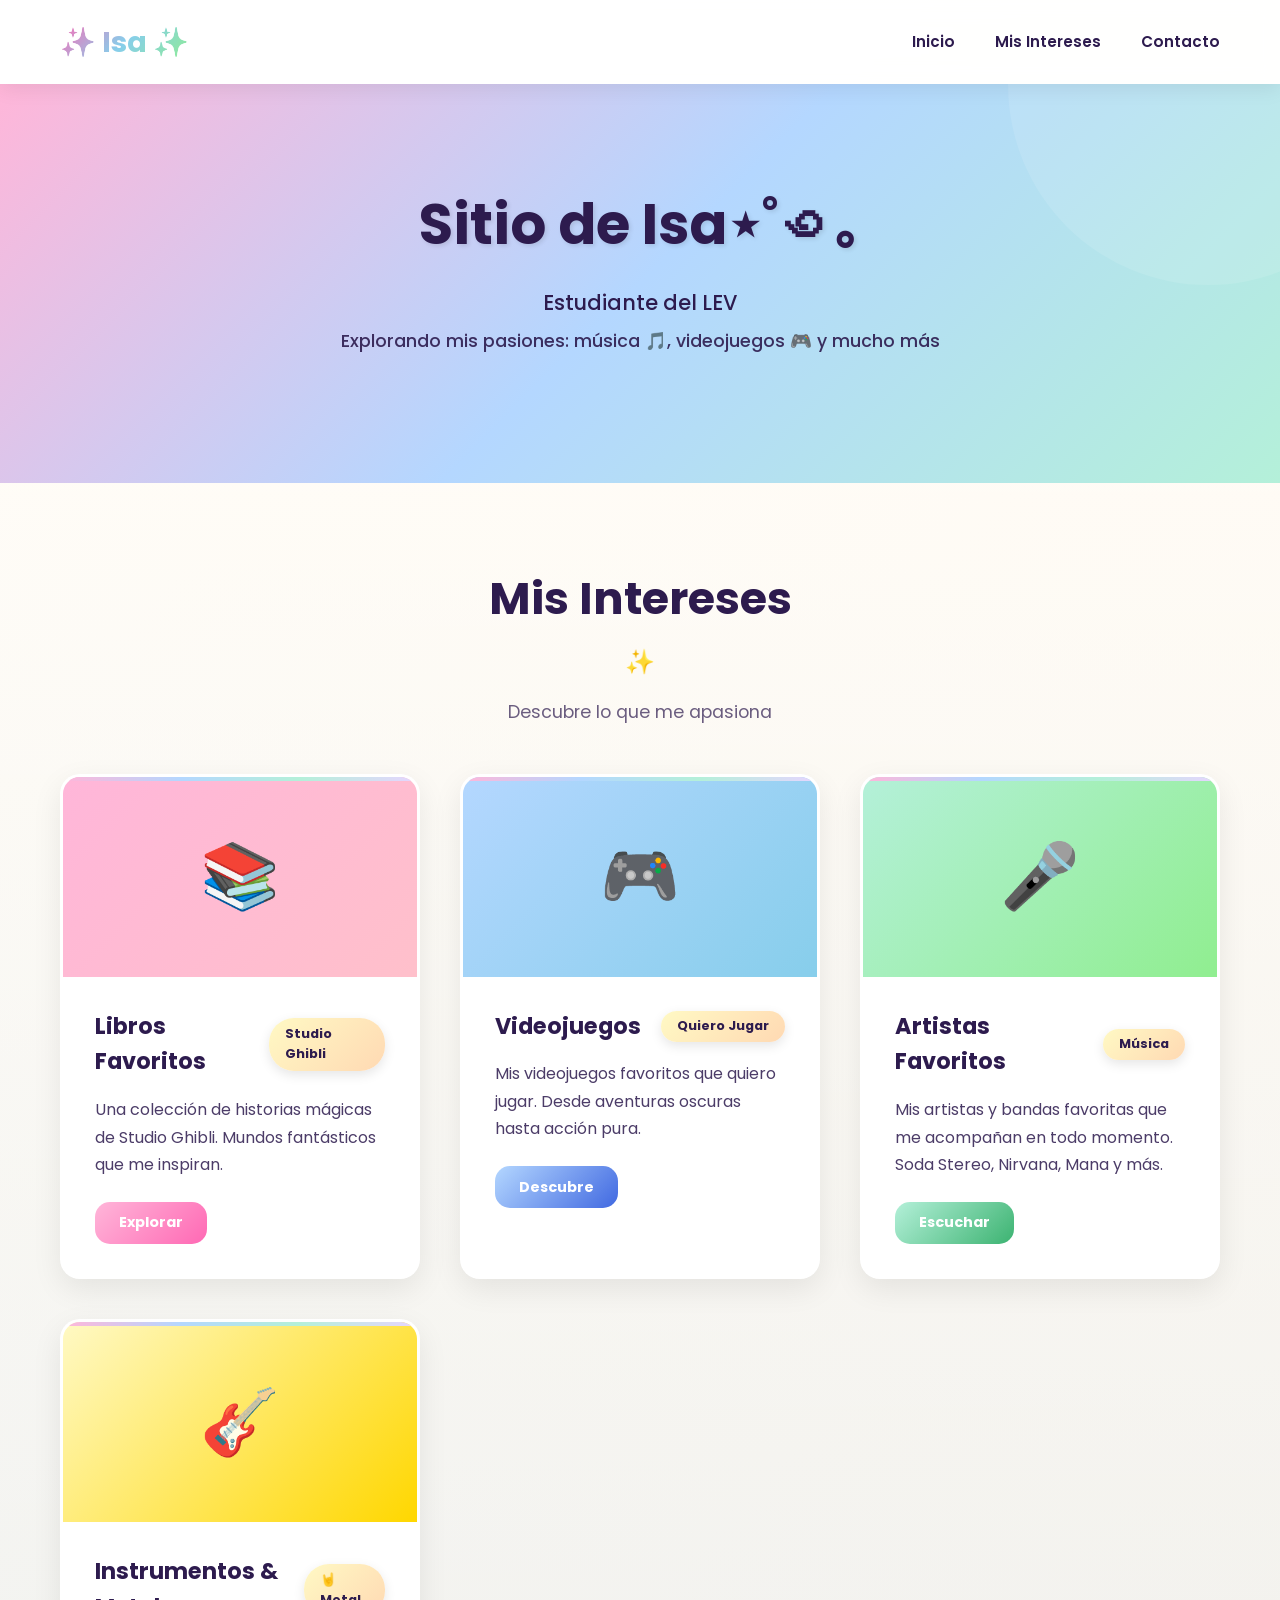
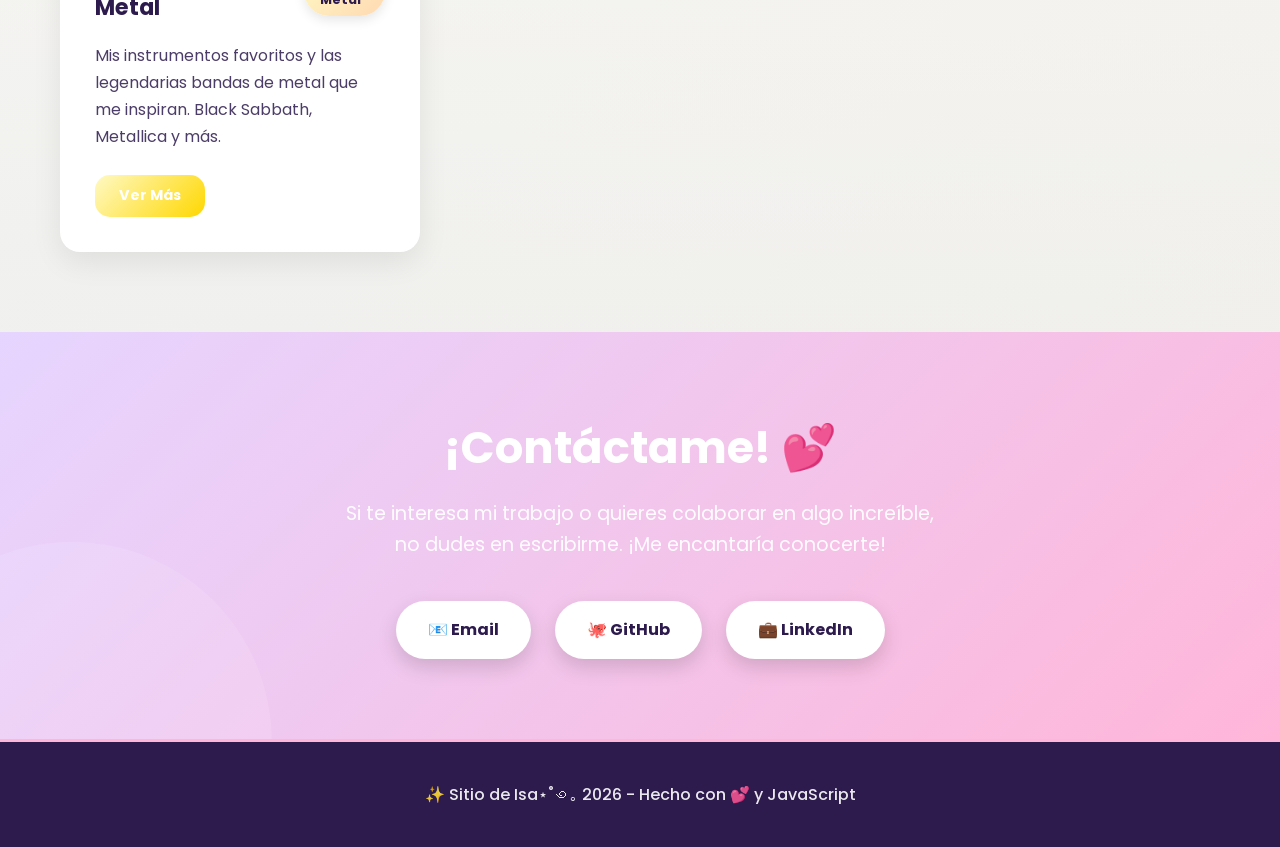
<file: index.html>
<!DOCTYPE html>
<html lang="es">
<head>
    <meta charset="UTF-8">
    <meta name="viewport" content="width=device-width, initial-scale=1.0">
    <title>Sitio de Isa⋆˚꩜｡</title>
    <style>
        @import url('https://fonts.googleapis.com/css2?family=Poppins:wght@300;400;600;700&display=swap');

        * {
            margin: 0;
            padding: 0;
            box-sizing: border-box;
        }

        :root {
            --rose: #FFB6D9;
            --blue: #B4D7FF;
            --mint: #B4F0D9;
            --yellow: #FFF9C4;
            --lavender: #E6D5FF;
            --peach: #FFD9B3;
            --cream: #FFFAF0;
            --dark: #2D1B4E;
        }

        body {
            font-family: 'Poppins', sans-serif;
            line-height: 1.6;
            color: var(--dark);
            background: linear-gradient(135deg, var(--cream) 0%, #FFF5E6 100%);
            overflow-x: hidden;
        }

        .container {
            max-width: 1200px;
            margin: 0 auto;
            padding: 0 20px;
        }

        nav {
            background: rgba(255, 255, 255, 0.95);
            backdrop-filter: blur(10px);
            padding: 1.2rem 0;
            position: sticky;
            top: 0;
            box-shadow: 0 4px 20px rgba(0, 0, 0, 0.08);
            z-index: 100;
        }

        nav .container {
            display: flex;
            justify-content: space-between;
            align-items: center;
        }

        .logo {
            font-size: 1.8rem;
            font-weight: 700;
            background: linear-gradient(135deg, #FF69B4, #87CEEB, #90EE90);
            -webkit-background-clip: text;
            -webkit-text-fill-color: transparent;
            background-clip: text;
            animation: float 3s ease-in-out infinite;
            text-decoration: none;
        }

        @keyframes float {
            0%, 100% { transform: translateY(0px); }
            50% { transform: translateY(-8px); }
        }

        nav ul {
            display: flex;
            list-style: none;
            gap: 2.5rem;
        }

        nav a {
            text-decoration: none;
            color: var(--dark);
            font-weight: 600;
            font-size: 0.95rem;
            position: relative;
            transition: all 0.3s ease;
        }

        nav a::after {
            content: '';
            position: absolute;
            bottom: -5px;
            left: 0;
            width: 0;
            height: 3px;
            background: linear-gradient(90deg, var(--rose), var(--lavender));
            transition: width 0.3s ease;
        }

        nav a:hover::after {
            width: 100%;
        }

        .hero {
            background: linear-gradient(135deg, var(--rose) 0%, var(--blue) 50%, var(--mint) 100%);
            color: var(--dark);
            padding: 6rem 0;
            text-align: center;
            position: relative;
            overflow: hidden;
        }

        .hero::before {
            content: '';
            position: absolute;
            top: -50%;
            right: -10%;
            width: 400px;
            height: 400px;
            background: rgba(255, 255, 255, 0.1);
            border-radius: 50%;
            animation: blob 8s infinite;
        }

        @keyframes blob {
            0%, 100% { transform: translate(0, 0) scale(1); }
            25% { transform: translate(20px, -50px) scale(1.1); }
            50% { transform: translate(-20px, -100px) scale(0.9); }
            75% { transform: translate(50px, -30px) scale(1.05); }
        }

        .hero .container {
            position: relative;
            z-index: 2;
        }

        .hero h1 {
            font-size: 3.5rem;
            margin-bottom: 1rem;
            font-weight: 700;
            text-shadow: 2px 2px 4px rgba(0, 0, 0, 0.1);
            animation: slideDown 0.8s ease;
        }

        @keyframes slideDown {
            from { opacity: 0; transform: translateY(-30px); }
            to { opacity: 1; transform: translateY(0); }
        }

        .hero p {
            font-size: 1.3rem;
            margin-bottom: 0.5rem;
            font-weight: 500;
        }

        .hero .subtitle {
            font-size: 1.1rem;
            margin-bottom: 2rem;
            opacity: 0.9;
        }

        .btn {
            display: inline-block;
            background: linear-gradient(135deg, var(--rose), var(--lavender));
            color: white;
            padding: 1rem 2.5rem;
            border-radius: 50px;
            text-decoration: none;
            font-weight: 700;
            transition: all 0.3s ease;
            box-shadow: 0 8px 20px rgba(0, 0, 0, 0.15);
            border: none;
            cursor: pointer;
            font-size: 1rem;
            margin: 0.5rem;
        }

        .btn:hover {
            transform: translateY(-4px);
            box-shadow: 0 12px 30px rgba(0, 0, 0, 0.25);
        }

        .projects {
            padding: 5rem 0;
            background: linear-gradient(180deg, rgba(255, 255, 255, 0.5), rgba(180, 215, 255, 0.2));
        }

        .section-title {
            font-size: 2.8rem;
            text-align: center;
            margin-bottom: 1rem;
            color: var(--dark);
            font-weight: 700;
            position: relative;
        }

        .section-title::after {
            content: '✨';
            display: block;
            font-size: 1.5rem;
            margin-top: 0.5rem;
        }

        .section-subtitle {
            text-align: center;
            color: var(--dark);
            opacity: 0.7;
            margin-bottom: 3rem;
            font-size: 1.1rem;
        }

        .grid {
            display: grid;
            grid-template-columns: repeat(auto-fit, minmax(320px, 1fr));
            gap: 2.5rem;
        }

        .card {
            background: white;
            border-radius: 20px;
            padding: 0;
            overflow: hidden;
            box-shadow: 0 10px 30px rgba(0, 0, 0, 0.08);
            border: 3px solid rgba(255, 255, 255, 0.8);
            transition: all 0.4s cubic-bezier(0.175, 0.885, 0.32, 1.275);
            position: relative;
        }

        .card::before {
            content: '';
            position: absolute;
            top: 0;
            left: 0;
            right: 0;
            height: 4px;
            background: linear-gradient(90deg, var(--rose), var(--blue), var(--mint), var(--lavender));
            z-index: 10;
        }

        .card:hover {
            transform: translateY(-12px) scale(1.02);
            box-shadow: 0 20px 50px rgba(0, 0, 0, 0.15);
        }

        .card-image {
            width: 100%;
            height: 200px;
            background: linear-gradient(135deg, var(--rose), var(--blue));
            display: flex;
            align-items: center;
            justify-content: center;
            font-size: 4rem;
            overflow: hidden;
            position: relative;
        }

        .card-content {
            padding: 2rem;
        }

        .card-header {
            display: flex;
            justify-content: space-between;
            align-items: center;
            margin-bottom: 1rem;
        }

        .card h3 {
            font-size: 1.4rem;
            color: var(--dark);
            margin: 0;
        }

        .tag {
            background: linear-gradient(135deg, var(--yellow), var(--peach));
            color: var(--dark);
            padding: 0.35rem 1rem;
            border-radius: 25px;
            font-size: 0.8rem;
            font-weight: 700;
            box-shadow: 0 4px 12px rgba(0, 0, 0, 0.1);
        }

        .card p {
            color: var(--dark);
            margin-bottom: 1.5rem;
            line-height: 1.7;
            opacity: 0.85;
        }

        .card-footer {
            display: flex;
            gap: 1rem;
        }

        .card a {
            color: white;
            text-decoration: none;
            font-weight: 700;
            padding: 0.6rem 1.5rem;
            border-radius: 15px;
            background: linear-gradient(135deg, var(--mint), var(--blue));
            transition: all 0.3s ease;
            font-size: 0.9rem;
        }

        .card a:hover {
            transform: translateX(4px);
            box-shadow: 0 6px 15px rgba(0, 0, 0, 0.15);
        }

        .contact {
            background: linear-gradient(135deg, var(--lavender) 0%, var(--rose) 100%);
            color: white;
            padding: 5rem 0;
            text-align: center;
            position: relative;
            overflow: hidden;
        }

        .contact::after {
            content: '';
            position: absolute;
            bottom: -50%;
            left: -10%;
            width: 400px;
            height: 400px;
            background: rgba(255, 255, 255, 0.1);
            border-radius: 50%;
            animation: blob-reverse 8s infinite;
        }

        @keyframes blob-reverse {
            0%, 100% { transform: translate(0, 0) scale(1); }
            25% { transform: translate(-30px, 40px) scale(1.1); }
            50% { transform: translate(20px, 80px) scale(0.9); }
            75% { transform: translate(-50px, 30px) scale(1.05); }
        }

        .contact .container {
            position: relative;
            z-index: 2;
        }

        .contact h2 {
            font-size: 2.8rem;
            margin-bottom: 1rem;
            font-weight: 700;
        }

        .contact > .container > p {
            font-size: 1.2rem;
            margin-bottom: 2.5rem;
            opacity: 0.95;
            max-width: 600px;
            margin-left: auto;
            margin-right: auto;
        }

        .contact-links {
            display: flex;
            justify-content: center;
            gap: 1.5rem;
            flex-wrap: wrap;
        }

        .contact-btn {
            background: white;
            color: var(--dark);
            padding: 1rem 2rem;
            border-radius: 30px;
            text-decoration: none;
            font-weight: 700;
            transition: all 0.3s ease;
            box-shadow: 0 8px 20px rgba(0, 0, 0, 0.15);
            font-size: 1rem;
        }

        .contact-btn:hover {
            transform: translateY(-4px) scale(1.05);
            box-shadow: 0 12px 30px rgba(0, 0, 0, 0.25);
        }

        footer {
            background: var(--dark);
            color: white;
            text-align: center;
            padding: 2.5rem 0;
            border-top: 3px solid var(--rose);
        }

        footer p {
            opacity: 0.9;
            font-weight: 500;
        }

        @media (max-width: 768px) {
            nav ul {
                gap: 1rem;
                font-size: 0.85rem;
            }

            .hero h1 {
                font-size: 2.2rem;
            }

            .hero p {
                font-size: 1.1rem;
            }

            .section-title {
                font-size: 2rem;
            }

            .grid {
                grid-template-columns: 1fr;
            }

            .contact-links {
                flex-direction: column;
            }

            .contact-btn {
                width: 100%;
            }
        }

        @keyframes fadeInUp {
            from {
                opacity: 0;
                transform: translateY(30px);
            }
            to {
                opacity: 1;
                transform: translateY(0);
            }
        }

        .card {
            animation: fadeInUp 0.6s ease forwards;
        }

        .card:nth-child(1) { animation-delay: 0.1s; }
        .card:nth-child(2) { animation-delay: 0.2s; }
        .card:nth-child(3) { animation-delay: 0.3s; }
        .card:nth-child(4) { animation-delay: 0.4s; }
    </style>
</head>
<body>
    <nav>
        <div class="container">
            <a href="index.html" class="logo">✨ Isa ✨</a>
            <ul>
                <li><a href="#inicio">Inicio</a></li>
                <li><a href="#proyectos">Mis Intereses</a></li>
                <li><a href="#contacto">Contacto</a></li>
            </ul>
        </div>
    </nav>

    <section id="inicio" class="hero">
        <div class="container">
            <h1>Sitio de Isa⋆˚꩜｡</h1>
            <p>Estudiante del LEV</p>
            <p class="subtitle">Explorando mis pasiones: música 🎵, videojuegos 🎮 y mucho más</p>
        </div>
    </section>

    <section id="proyectos" class="projects">
        <div class="container">
            <h2 class="section-title">Mis Intereses</h2>
            <p class="section-subtitle">Descubre lo que me apasiona</p>
            <div class="grid">
                <div class="card">
                    <div class="card-image" style="background: linear-gradient(135deg, #FFB6D9, #FFC0CB);">📚</div>
                    <div class="card-content">
                        <div class="card-header">
                            <h3>Libros Favoritos</h3>
                            <span class="tag">Studio Ghibli</span>
                        </div>
                        <p>Una colección de historias mágicas de Studio Ghibli. Mundos fantásticos que me inspiran.</p>
                        <div class="card-footer">
                            <a href="libros.html" style="background: linear-gradient(135deg, #FFB6D9, #FF69B4);">Explorar</a>
                        </div>
                    </div>
                </div>

                <div class="card">
                    <div class="card-image" style="background: linear-gradient(135deg, #B4D7FF, #87CEEB);">🎮</div>
                    <div class="card-content">
                        <div class="card-header">
                            <h3>Videojuegos</h3>
                            <span class="tag">Quiero Jugar</span>
                        </div>
                        <p>Mis videojuegos favoritos que quiero jugar. Desde aventuras oscuras hasta acción pura.</p>
                        <div class="card-footer">
                            <a href="videojuegos.html" style="background: linear-gradient(135deg, #B4D7FF, #4169E1);">Descubre</a>
                        </div>
                    </div>
                </div>

                <div class="card">
                    <div class="card-image" style="background: linear-gradient(135deg, #B4F0D9, #90EE90);">🎤</div>
                    <div class="card-content">
                        <div class="card-header">
                            <h3>Artistas Favoritos</h3>
                            <span class="tag">Música</span>
                        </div>
                        <p>Mis artistas y bandas favoritas que me acompañan en todo momento. Soda Stereo, Nirvana, Mana y más.</p>
                        <div class="card-footer">
                            <a href="artistas.html" style="background: linear-gradient(135deg, #B4F0D9, #3CB371);">Escuchar</a>
                        </div>
                    </div>
                </div>

                <div class="card">
                    <div class="card-image" style="background: linear-gradient(135deg, #FFF9C4, #FFD700);">🎸</div>
                    <div class="card-content">
                        <div class="card-header">
                            <h3>Instrumentos & Metal</h3>
                            <span class="tag">🤘 Metal</span>
                        </div>
                        <p>Mis instrumentos favoritos y las legendarias bandas de metal que me inspiran. Black Sabbath, Metallica y más.</p>
                        <div class="card-footer">
                            <a href="instrumentos.html" style="background: linear-gradient(135deg, #FFF9C4, #FFD700);">Ver Más</a>
                        </div>
                    </div>
                </div>
            </div>
        </div>
    </section>

    <section id="contacto" class="contact">
        <div class="container">
            <h2>¡Contáctame! 💕</h2>
            <p>Si te interesa mi trabajo o quieres colaborar en algo increíble, no dudes en escribirme. ¡Me encantaría conocerte!</p>
            <div class="contact-links">
                <a href="mailto:imchabela123@gmail.com" class="contact-btn">📧 Email</a>
                <a href="https://github.com/imchabela123-gif" target="_blank" class="contact-btn">🐙 GitHub</a>
                <a href="#" class="contact-btn">💼 LinkedIn</a>
            </div>
        </div>
    </section>

    <footer>
        <div class="container">
            <p>✨ Sitio de Isa⋆˚꩜｡ 2026 - Hecho con 💕 y JavaScript</p>
        </div>
    </footer>
</body>
</html>
</file>
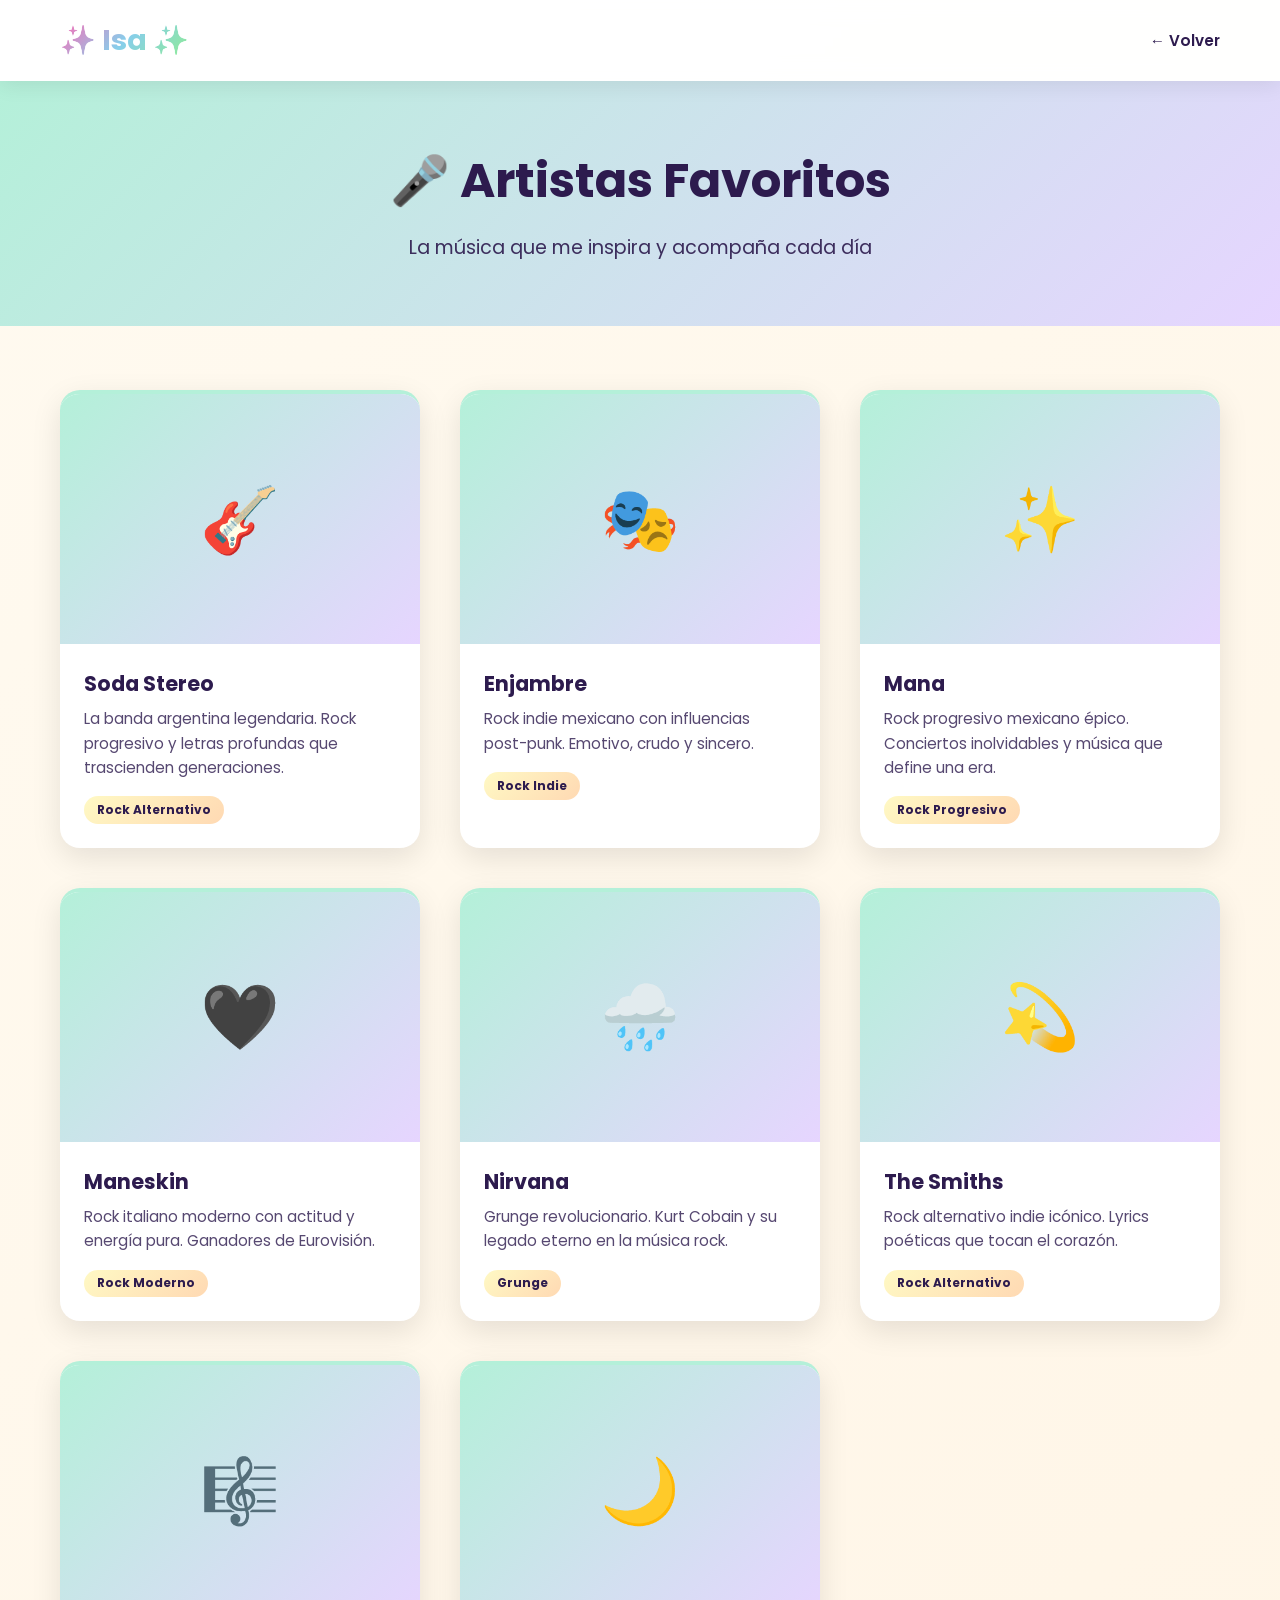
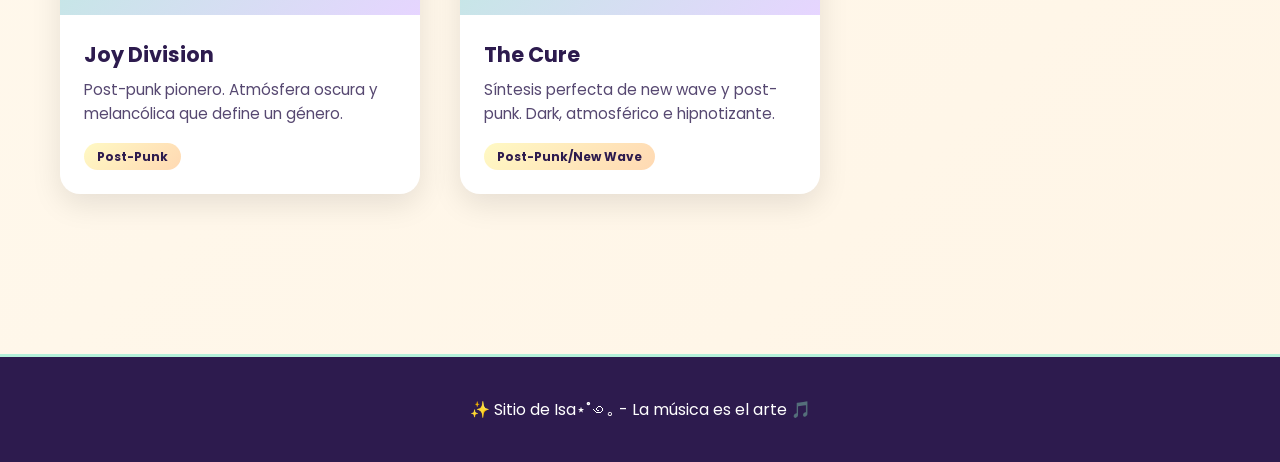
<file: artistas.html>
<!DOCTYPE html>
<html lang="es">
<head>
    <meta charset="UTF-8">
    <meta name="viewport" content="width=device-width, initial-scale=1.0">
    <title>Artistas Favoritos - Isa</title>
    <style>
        @import url('https://fonts.googleapis.com/css2?family=Poppins:wght@300;400;600;700&display=swap');

        * {
            margin: 0;
            padding: 0;
            box-sizing: border-box;
        }

        :root {
            --rose: #FFB6D9;
            --blue: #B4D7FF;
            --mint: #B4F0D9;
            --yellow: #FFF9C4;
            --lavender: #E6D5FF;
            --peach: #FFD9B3;
            --cream: #FFFAF0;
            --dark: #2D1B4E;
        }

        body {
            font-family: 'Poppins', sans-serif;
            color: var(--dark);
            background: linear-gradient(135deg, var(--cream) 0%, #FFF5E6 100%);
        }

        .container {
            max-width: 1200px;
            margin: 0 auto;
            padding: 0 20px;
        }

        /* Navegación */
        nav {
            background: rgba(255, 255, 255, 0.95);
            backdrop-filter: blur(10px);
            padding: 1.2rem 0;
            position: sticky;
            top: 0;
            box-shadow: 0 4px 20px rgba(0, 0, 0, 0.08);
            z-index: 100;
        }

        nav .container {
            display: flex;
            justify-content: space-between;
            align-items: center;
        }

        .logo {
            font-size: 1.8rem;
            font-weight: 700;
            background: linear-gradient(135deg, #FF69B4, #87CEEB, #90EE90);
            -webkit-background-clip: text;
            -webkit-text-fill-color: transparent;
            background-clip: text;
            text-decoration: none;
            cursor: pointer;
        }

        nav a {
            text-decoration: none;
            color: var(--dark);
            font-weight: 600;
            font-size: 0.95rem;
            transition: color 0.3s ease;
        }

        nav a:hover {
            color: var(--rose);
        }

        /* Header */
        .header {
            background: linear-gradient(135deg, var(--mint) 0%, var(--lavender) 100%);
            padding: 4rem 0;
            text-align: center;
            color: var(--dark);
        }

        .header h1 {
            font-size: 3rem;
            margin-bottom: 1rem;
            font-weight: 700;
        }

        .header p {
            font-size: 1.2rem;
            opacity: 0.9;
        }

        /* Main Content */
        .content {
            padding: 4rem 0;
        }

        .artists-grid {
            display: grid;
            grid-template-columns: repeat(auto-fit, minmax(280px, 1fr));
            gap: 2.5rem;
            margin-bottom: 3rem;
        }

        .artist-card {
            background: white;
            border-radius: 20px;
            overflow: hidden;
            box-shadow: 0 10px 30px rgba(0, 0, 0, 0.1);
            transition: all 0.3s ease;
            border-top: 4px solid var(--mint);
        }

        .artist-card:hover {
            transform: translateY(-10px);
            box-shadow: 0 20px 50px rgba(0, 0, 0, 0.15);
        }

        .artist-image {
            width: 100%;
            height: 250px;
            background: linear-gradient(135deg, var(--mint), var(--lavender));
            display: flex;
            align-items: center;
            justify-content: center;
            font-size: 4rem;
        }

        .artist-content {
            padding: 1.5rem;
        }

        .artist-content h3 {
            font-size: 1.3rem;
            margin-bottom: 0.5rem;
            color: var(--dark);
        }

        .artist-content p {
            color: var(--dark);
            opacity: 0.8;
            line-height: 1.6;
            font-size: 0.95rem;
        }

        .genre {
            display: inline-block;
            background: linear-gradient(135deg, var(--yellow), var(--peach));
            color: var(--dark);
            padding: 0.3rem 0.8rem;
            border-radius: 15px;
            font-size: 0.75rem;
            font-weight: 700;
            margin-top: 1rem;
        }

        /* Footer */
        footer {
            background: var(--dark);
            color: white;
            text-align: center;
            padding: 2.5rem 0;
            margin-top: 3rem;
            border-top: 3px solid var(--mint);
        }

        @media (max-width: 768px) {
            .header h1 {
                font-size: 2rem;
            }

            .artists-grid {
                grid-template-columns: 1fr;
            }
        }
    </style>
</head>
<body>
    <!-- Navegación -->
    <nav>
        <div class="container">
            <a href="index.html" class="logo">✨ Isa ✨</a>
            <a href="index.html">← Volver</a>
        </div>
    </nav>

    <!-- Header -->
    <section class="header">
        <div class="container">
            <h1>🎤 Artistas Favoritos</h1>
            <p>La música que me inspira y acompaña cada día</p>
        </div>
    </section>

    <!-- Content -->
    <section class="content">
        <div class="container">
            <div class="artists-grid">
                <div class="artist-card">
                    <div class="artist-image">🎸</div>
                    <div class="artist-content">
                        <h3>Soda Stereo</h3>
                        <p>La banda argentina legendaria. Rock progresivo y letras profundas que trascienden generaciones.</p>
                        <span class="genre">Rock Alternativo</span>
                    </div>
                </div>

                <div class="artist-card">
                    <div class="artist-image">🎭</div>
                    <div class="artist-content">
                        <h3>Enjambre</h3>
                        <p>Rock indie mexicano con influencias post-punk. Emotivo, crudo y sincero.</p>
                        <span class="genre">Rock Indie</span>
                    </div>
                </div>

                <div class="artist-card">
                    <div class="artist-image">✨</div>
                    <div class="artist-content">
                        <h3>Mana</h3>
                        <p>Rock progresivo mexicano épico. Conciertos inolvidables y música que define una era.</p>
                        <span class="genre">Rock Progresivo</span>
                    </div>
                </div>

                <div class="artist-card">
                    <div class="artist-image">🖤</div>
                    <div class="artist-content">
                        <h3>Maneskin</h3>
                        <p>Rock italiano moderno con actitud y energía pura. Ganadores de Eurovisión.</p>
                        <span class="genre">Rock Moderno</span>
                    </div>
                </div>

                <div class="artist-card">
                    <div class="artist-image">🌧️</div>
                    <div class="artist-content">
                        <h3>Nirvana</h3>
                        <p>Grunge revolucionario. Kurt Cobain y su legado eterno en la música rock.</p>
                        <span class="genre">Grunge</span>
                    </div>
                </div>

                <div class="artist-card">
                    <div class="artist-image">💫</div>
                    <div class="artist-content">
                        <h3>The Smiths</h3>
                        <p>Rock alternativo indie icónico. Lyrics poéticas que tocan el corazón.</p>
                        <span class="genre">Rock Alternativo</span>
                    </div>
                </div>

                <div class="artist-card">
                    <div class="artist-image">🎼</div>
                    <div class="artist-content">
                        <h3>Joy Division</h3>
                        <p>Post-punk pionero. Atmósfera oscura y melancólica que define un género.</p>
                        <span class="genre">Post-Punk</span>
                    </div>
                </div>

                <div class="artist-card">
                    <div class="artist-image">🌙</div>
                    <div class="artist-content">
                        <h3>The Cure</h3>
                        <p>Síntesis perfecta de new wave y post-punk. Dark, atmosférico e hipnotizante.</p>
                        <span class="genre">Post-Punk/New Wave</span>
                    </div>
                </div>
            </div>
        </div>
    </section>

    <!-- Footer -->
    <footer>
        <div class="container">
            <p>✨ Sitio de Isa⋆˚꩜｡ - La música es el arte 🎵</p>
        </div>
    </footer>
</body>
</html>
</file>
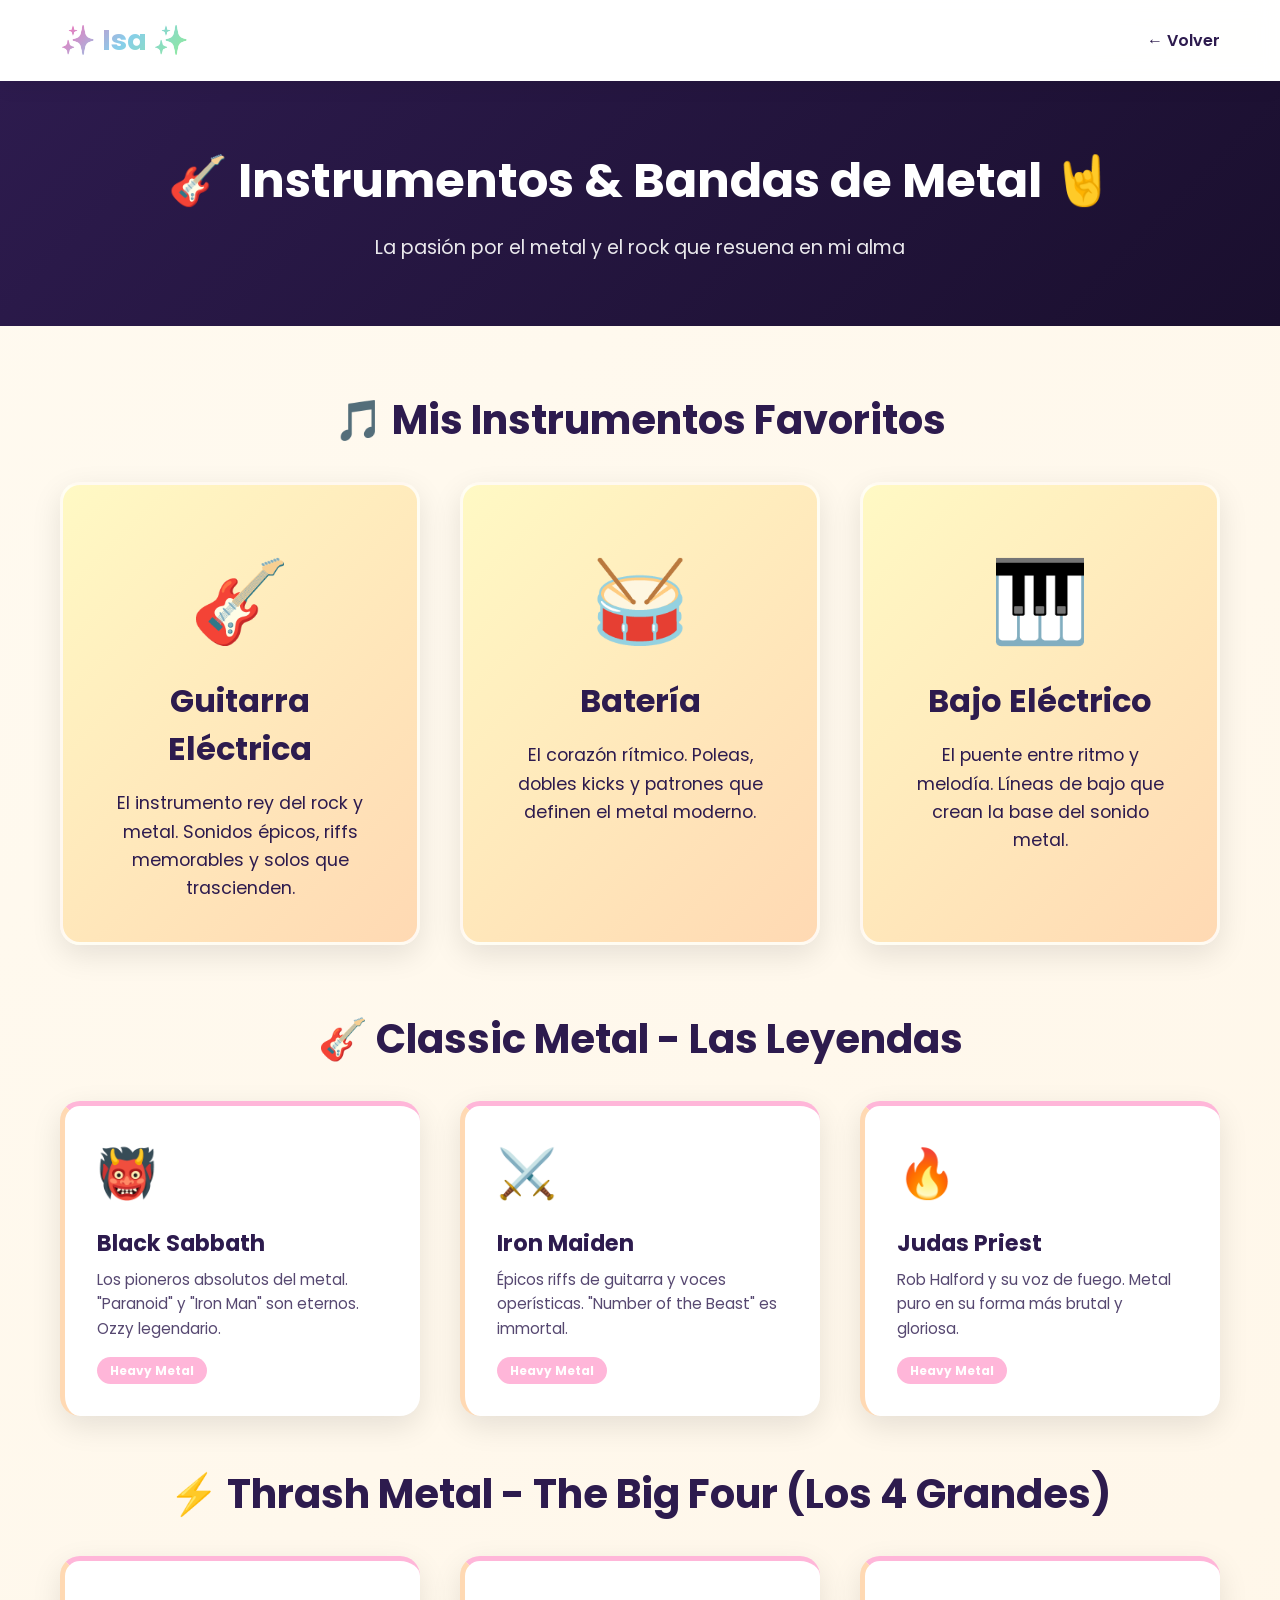
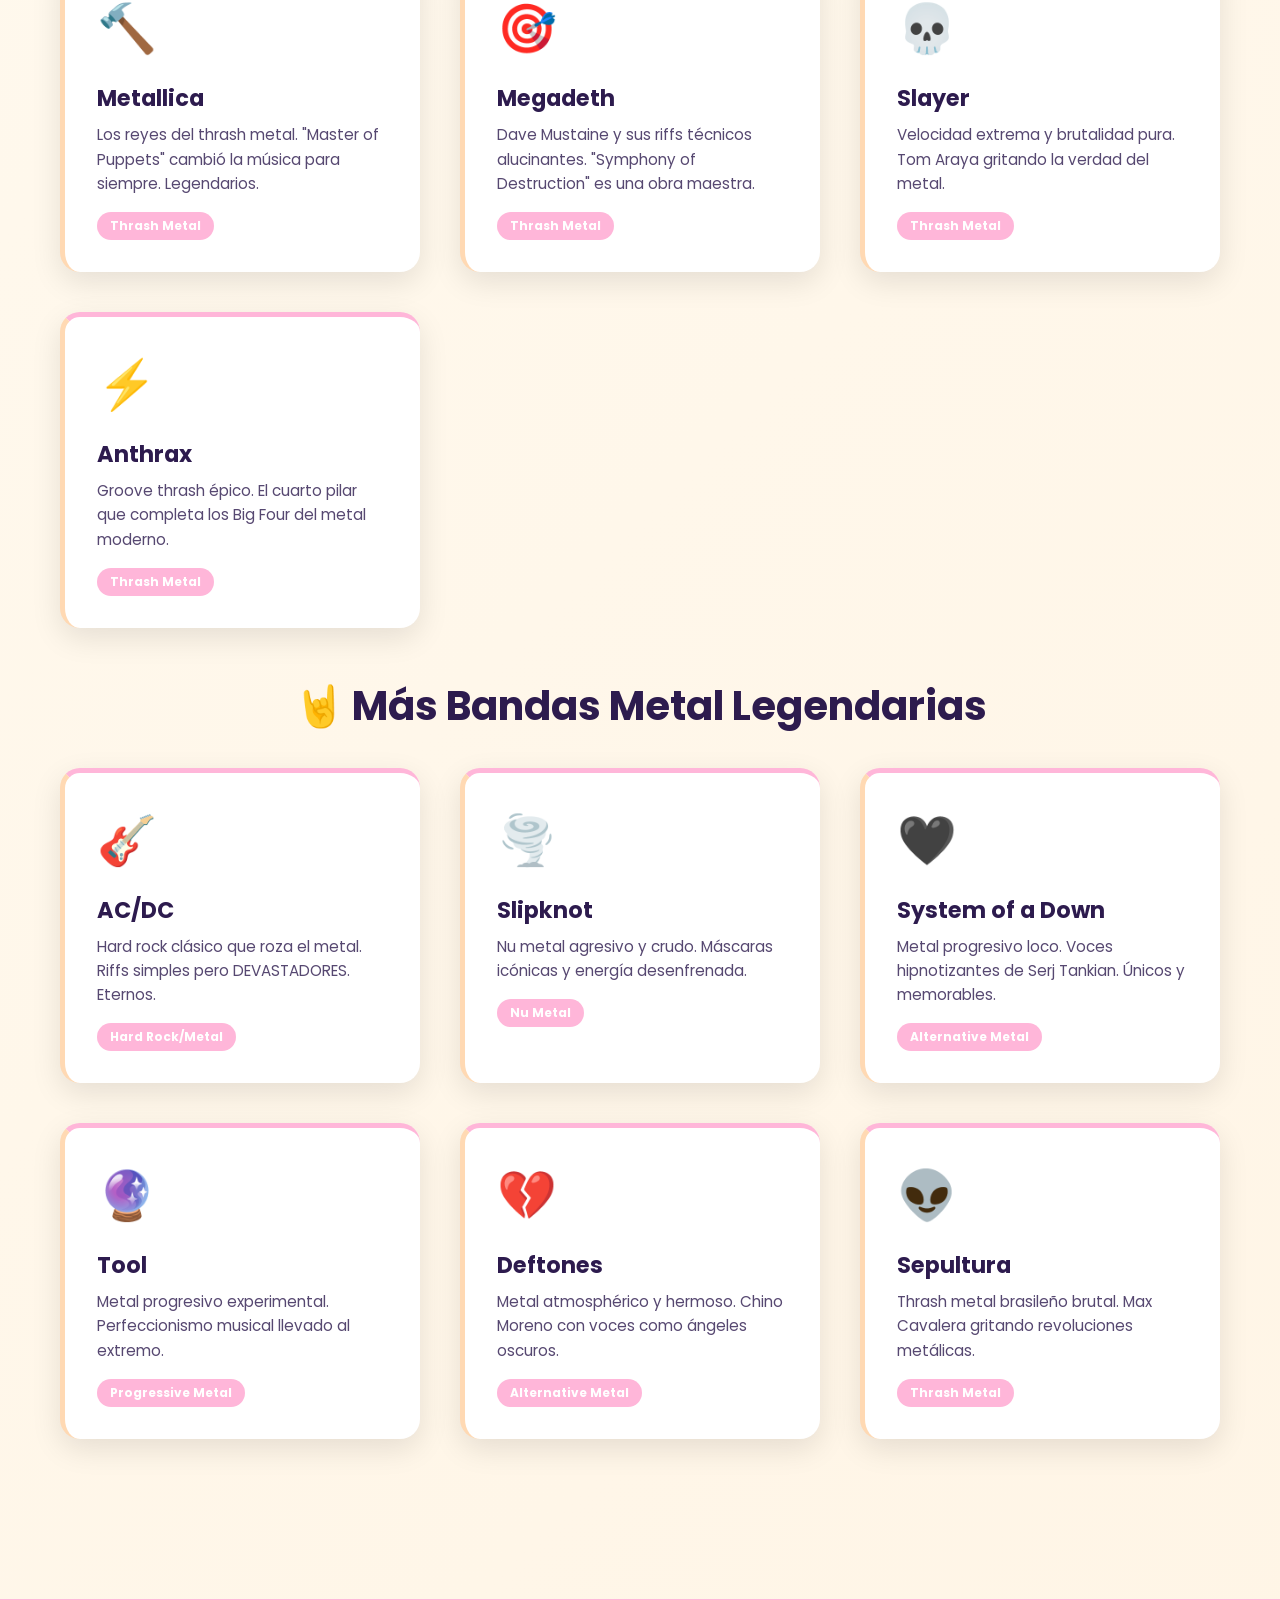
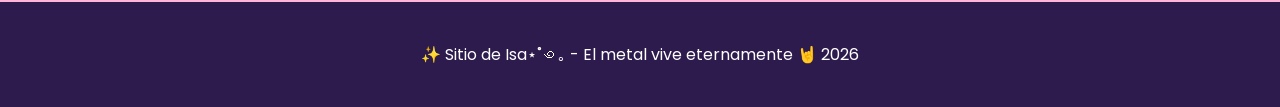
<file: instrumentos.html>
<!DOCTYPE html>
<html lang="es">
<head>
    <meta charset="UTF-8">
    <meta name="viewport" content="width=device-width, initial-scale=1.0">
    <title>Instrumentos & Bandas de Metal - Isa</title>
    <style>
        @import url('https://fonts.googleapis.com/css2?family=Poppins:wght@300;400;600;700&display=swap');

        * {
            margin: 0;
            padding: 0;
            box-sizing: border-box;
        }

        :root {
            --yellow: #FFF9C4;
            --peach: #FFD9B3;
            --rose: #FFB6D9;
            --cream: #FFFAF0;
            --dark: #2D1B4E;
        }

        body {
            font-family: 'Poppins', sans-serif;
            color: var(--dark);
            background: linear-gradient(135deg, var(--cream) 0%, #FFF5E6 100%);
        }

        .container {
            max-width: 1200px;
            margin: 0 auto;
            padding: 0 20px;
        }

        nav {
            background: rgba(255, 255, 255, 0.95);
            backdrop-filter: blur(10px);
            padding: 1.2rem 0;
            position: sticky;
            top: 0;
            box-shadow: 0 4px 20px rgba(0, 0, 0, 0.08);
            z-index: 100;
        }

        nav .container {
            display: flex;
            justify-content: space-between;
            align-items: center;
        }

        .logo {
            font-size: 1.8rem;
            font-weight: 700;
            background: linear-gradient(135deg, #FF69B4, #87CEEB, #90EE90);
            -webkit-background-clip: text;
            -webkit-text-fill-color: transparent;
            background-clip: text;
            text-decoration: none;
        }

        nav a {
            text-decoration: none;
            color: var(--dark);
            font-weight: 600;
            transition: color 0.3s ease;
        }

        nav a:hover {
            color: var(--rose);
        }

        .header {
            background: linear-gradient(135deg, #2D1B4E 0%, #1a0f2e 100%);
            padding: 4rem 0;
            text-align: center;
            color: white;
        }

        .header h1 {
            font-size: 3rem;
            margin-bottom: 1rem;
            font-weight: 700;
        }

        .header p {
            font-size: 1.2rem;
            opacity: 0.9;
        }

        .content {
            padding: 4rem 0;
        }

        .instruments-section {
            margin-bottom: 4rem;
        }

        .section-title {
            font-size: 2.5rem;
            margin-bottom: 2rem;
            color: var(--dark);
            font-weight: 700;
            text-align: center;
        }

        .instruments-grid {
            display: grid;
            grid-template-columns: repeat(auto-fit, minmax(300px, 1fr));
            gap: 2.5rem;
            margin-bottom: 3rem;
        }

        .instrument-card {
            background: linear-gradient(135deg, var(--yellow), var(--peach));
            border-radius: 20px;
            padding: 2.5rem;
            text-align: center;
            box-shadow: 0 10px 30px rgba(0, 0, 0, 0.1);
            transition: all 0.3s ease;
            border: 3px solid rgba(255, 255, 255, 0.8);
        }

        .instrument-card:hover {
            transform: translateY(-10px) scale(1.05);
            box-shadow: 0 20px 50px rgba(0, 0, 0, 0.15);
        }

        .instrument-card h3 {
            font-size: 2rem;
            margin: 1rem 0;
            color: var(--dark);
        }

        .instrument-emoji {
            font-size: 5rem;
            margin: 1rem 0;
            animation: float 3s ease-in-out infinite;
        }

        @keyframes float {
            0%, 100% { transform: translateY(0px); }
            50% { transform: translateY(-10px); }
        }

        .instrument-card p {
            color: var(--dark);
            font-size: 1.1rem;
            line-height: 1.6;
        }

        .bands-section {
            margin-top: 3rem;
        }

        .bands-grid {
            display: grid;
            grid-template-columns: repeat(auto-fit, minmax(280px, 1fr));
            gap: 2.5rem;
            margin-bottom: 3rem;
        }

        .band-card {
            background: white;
            border-radius: 20px;
            padding: 2rem;
            box-shadow: 0 10px 30px rgba(0, 0, 0, 0.1);
            transition: all 0.3s ease;
            border-top: 5px solid var(--rose);
            border-left: 5px solid var(--peach);
        }

        .band-card:hover {
            transform: translateY(-10px);
            box-shadow: 0 20px 50px rgba(0, 0, 0, 0.15);
        }

        .band-emoji {
            font-size: 3rem;
            margin-bottom: 1rem;
        }

        .band-card h3 {
            font-size: 1.4rem;
            color: var(--dark);
            margin-bottom: 0.5rem;
        }

        .band-card p {
            color: var(--dark);
            opacity: 0.8;
            line-height: 1.6;
            font-size: 0.95rem;
        }

        .band-type {
            display: inline-block;
            background: var(--rose);
            color: white;
            padding: 0.3rem 0.8rem;
            border-radius: 15px;
            font-size: 0.75rem;
            font-weight: 700;
            margin-top: 1rem;
        }

        footer {
            background: var(--dark);
            color: white;
            text-align: center;
            padding: 2.5rem 0;
            margin-top: 3rem;
            border-top: 3px solid var(--rose);
        }

        @media (max-width: 768px) {
            .header h1 { font-size: 2rem; }
            .section-title { font-size: 2rem; }
            .bands-grid { grid-template-columns: 1fr; }
            .instruments-grid { grid-template-columns: 1fr; }
        }
    </style>
</head>
<body>
    <nav>
        <div class="container">
            <a href="index.html" class="logo">✨ Isa ✨</a>
            <a href="index.html">← Volver</a>
        </div>
    </nav>

    <section class="header">
        <div class="container">
            <h1>🎸 Instrumentos & Bandas de Metal 🤘</h1>
            <p>La pasión por el metal y el rock que resuena en mi alma</p>
        </div>
    </section>

    <section class="content">
        <div class="container">
            <div class="instruments-section">
                <h2 class="section-title">🎵 Mis Instrumentos Favoritos</h2>
                <div class="instruments-grid">
                    <div class="instrument-card"><div class="instrument-emoji">🎸</div><h3>Guitarra Eléctrica</h3><p>El instrumento rey del rock y metal. Sonidos épicos, riffs memorables y solos que trascienden.</p></div>
                    <div class="instrument-card"><div class="instrument-emoji">🥁</div><h3>Batería</h3><p>El corazón rítmico. Poleas, dobles kicks y patrones que definen el metal moderno.</p></div>
                    <div class="instrument-card"><div class="instrument-emoji">🎹</div><h3>Bajo Eléctrico</h3><p>El puente entre ritmo y melodía. Líneas de bajo que crean la base del sonido metal.</p></div>
                </div>
            </div>

            <div class="bands-section">
                <h2 class="section-title">🎸 Classic Metal - Las Leyendas</h2>
                <div class="bands-grid">
                    <div class="band-card"><div class="band-emoji">👹</div><h3>Black Sabbath</h3><p>Los pioneros absolutos del metal. "Paranoid" y "Iron Man" son eternos. Ozzy legendario.</p><span class="band-type">Heavy Metal</span></div>
                    <div class="band-card"><div class="band-emoji">⚔️</div><h3>Iron Maiden</h3><p>Épicos riffs de guitarra y voces operísticas. "Number of the Beast" es immortal.</p><span class="band-type">Heavy Metal</span></div>
                    <div class="band-card"><div class="band-emoji">🔥</div><h3>Judas Priest</h3><p>Rob Halford y su voz de fuego. Metal puro en su forma más brutal y gloriosa.</p><span class="band-type">Heavy Metal</span></div>
                </div>

                <h2 class="section-title">⚡ Thrash Metal - The Big Four (Los 4 Grandes)</h2>
                <div class="bands-grid">
                    <div class="band-card"><div class="band-emoji">🔨</div><h3>Metallica</h3><p>Los reyes del thrash metal. "Master of Puppets" cambió la música para siempre. Legendarios.</p><span class="band-type">Thrash Metal</span></div>
                    <div class="band-card"><div class="band-emoji">🎯</div><h3>Megadeth</h3><p>Dave Mustaine y sus riffs técnicos alucinantes. "Symphony of Destruction" es una obra maestra.</p><span class="band-type">Thrash Metal</span></div>
                    <div class="band-card"><div class="band-emoji">💀</div><h3>Slayer</h3><p>Velocidad extrema y brutalidad pura. Tom Araya gritando la verdad del metal.</p><span class="band-type">Thrash Metal</span></div>
                    <div class="band-card"><div class="band-emoji">⚡</div><h3>Anthrax</h3><p>Groove thrash épico. El cuarto pilar que completa los Big Four del metal moderno.</p><span class="band-type">Thrash Metal</span></div>
                </div>

                <h2 class="section-title">🤘 Más Bandas Metal Legendarias</h2>
                <div class="bands-grid">
                    <div class="band-card"><div class="band-emoji">🎸</div><h3>AC/DC</h3><p>Hard rock clásico que roza el metal. Riffs simples pero DEVASTADORES. Eternos.</p><span class="band-type">Hard Rock/Metal</span></div>
                    <div class="band-card"><div class="band-emoji">🌪️</div><h3>Slipknot</h3><p>Nu metal agresivo y crudo. Máscaras icónicas y energía desenfrenada.</p><span class="band-type">Nu Metal</span></div>
                    <div class="band-card"><div class="band-emoji">🖤</div><h3>System of a Down</h3><p>Metal progresivo loco. Voces hipnotizantes de Serj Tankian. Únicos y memorables.</p><span class="band-type">Alternative Metal</span></div>
                    <div class="band-card"><div class="band-emoji">🔮</div><h3>Tool</h3><p>Metal progresivo experimental. Perfeccionismo musical llevado al extremo.</p><span class="band-type">Progressive Metal</span></div>
                    <div class="band-card"><div class="band-emoji">💔</div><h3>Deftones</h3><p>Metal atmosphérico y hermoso. Chino Moreno con voces como ángeles oscuros.</p><span class="band-type">Alternative Metal</span></div>
                    <div class="band-card"><div class="band-emoji">👽</div><h3>Sepultura</h3><p>Thrash metal brasileño brutal. Max Cavalera gritando revoluciones metálicas.</p><span class="band-type">Thrash Metal</span></div>
                </div>
            </div>
        </div>
    </section>

    <footer>
        <div class="container">
            <p>✨ Sitio de Isa⋆˚꩜｡ - El metal vive eternamente 🤘 2026</p>
        </div>
    </footer>
</body>
</html>
</file>
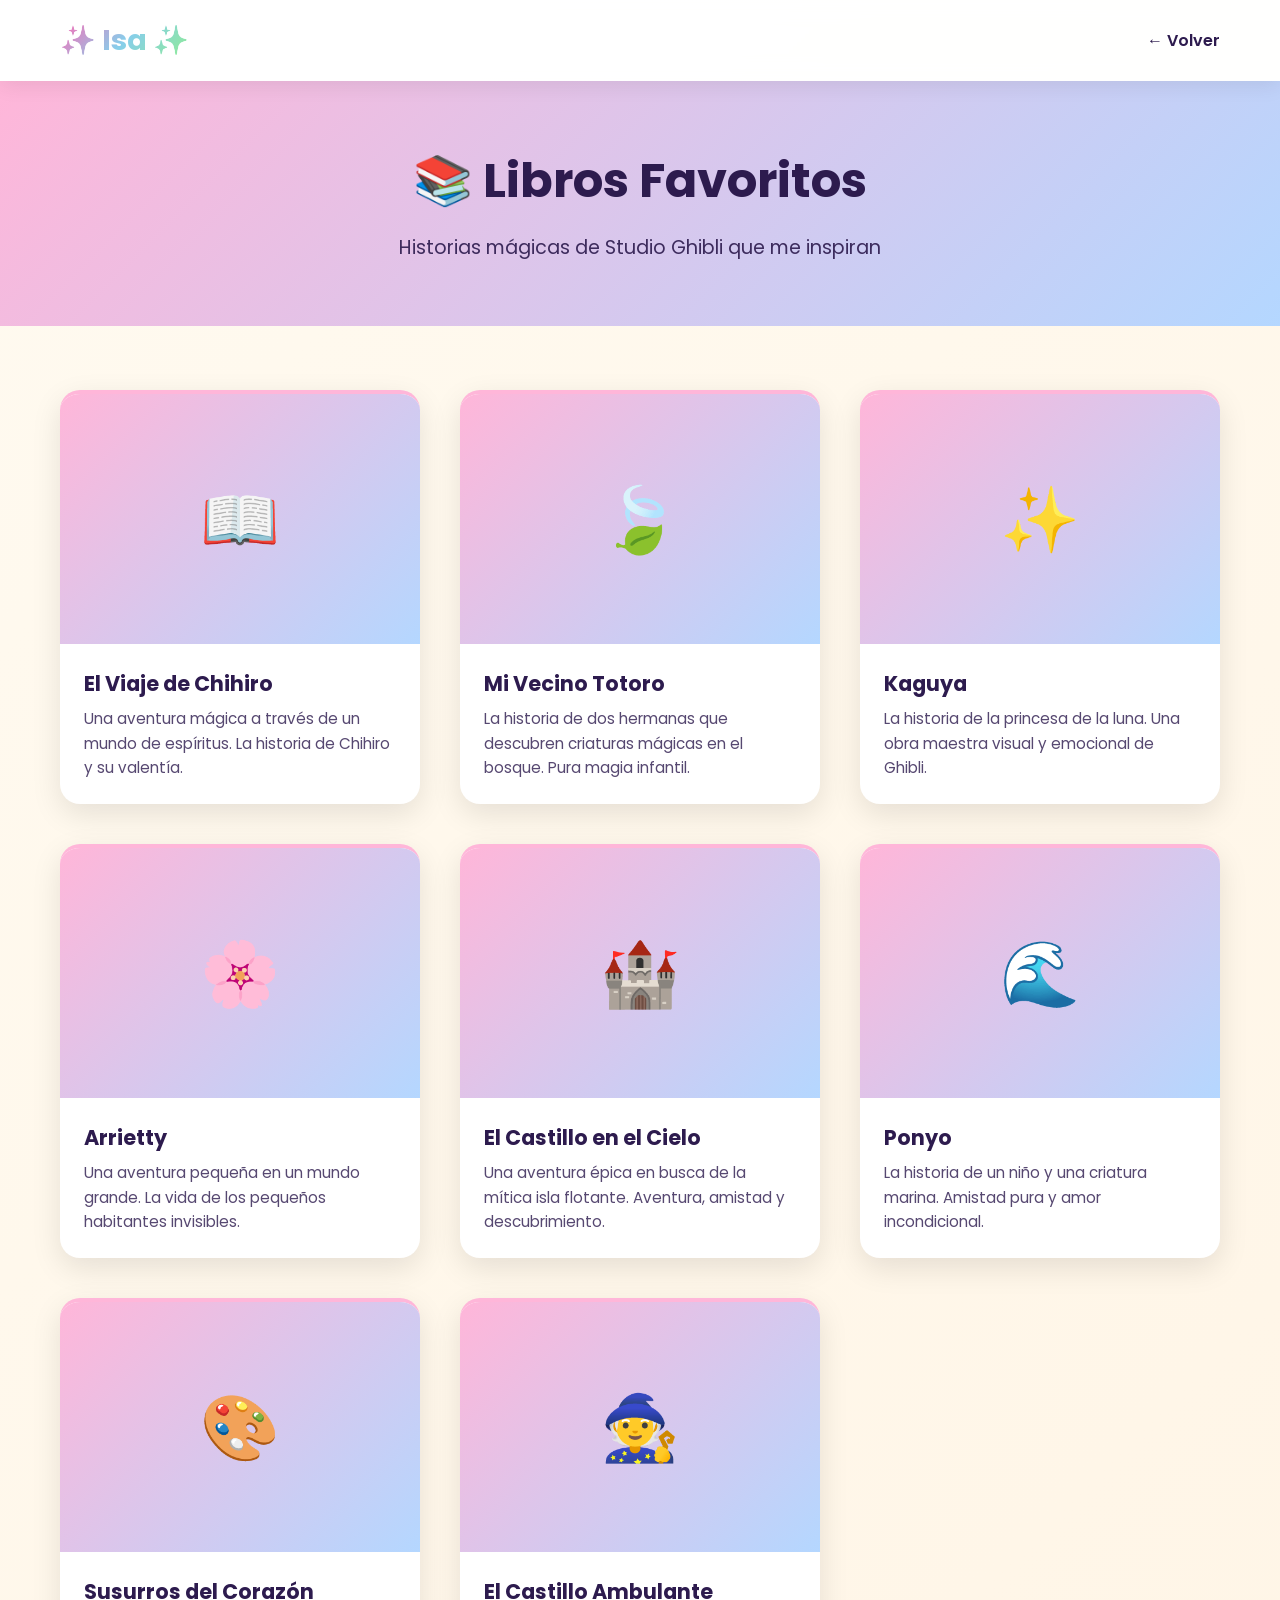
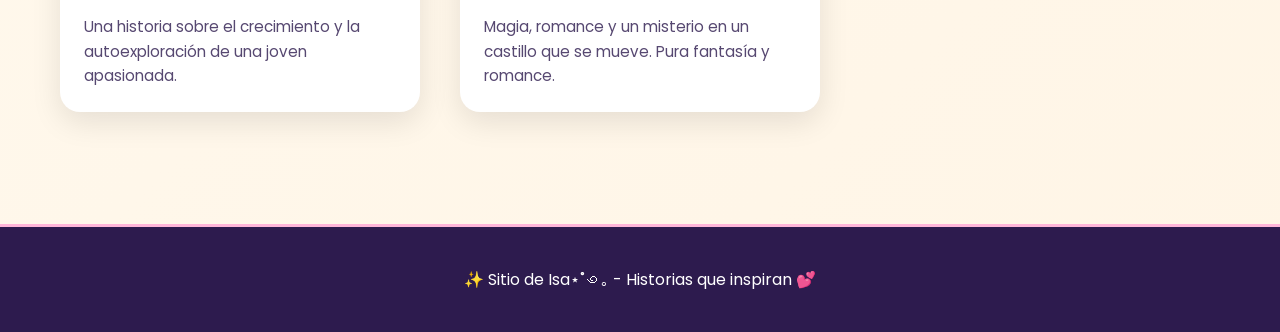
<file: libros.html>
<!DOCTYPE html>
<html lang="es">
<head>
    <meta charset="UTF-8">
    <meta name="viewport" content="width=device-width, initial-scale=1.0">
    <title>Libros Favoritos - Isa</title>
    <style>
        @import url('https://fonts.googleapis.com/css2?family=Poppins:wght@300;400;600;700&display=swap');

        * {
            margin: 0;
            padding: 0;
            box-sizing: border-box;
        }

        :root {
            --rose: #FFB6D9;
            --blue: #B4D7FF;
            --mint: #B4F0D9;
            --cream: #FFFAF0;
            --dark: #2D1B4E;
        }

        body {
            font-family: 'Poppins', sans-serif;
            color: var(--dark);
            background: linear-gradient(135deg, var(--cream) 0%, #FFF5E6 100%);
        }

        .container {
            max-width: 1200px;
            margin: 0 auto;
            padding: 0 20px;
        }

        nav {
            background: rgba(255, 255, 255, 0.95);
            backdrop-filter: blur(10px);
            padding: 1.2rem 0;
            position: sticky;
            top: 0;
            box-shadow: 0 4px 20px rgba(0, 0, 0, 0.08);
            z-index: 100;
        }

        nav .container {
            display: flex;
            justify-content: space-between;
            align-items: center;
        }

        .logo {
            font-size: 1.8rem;
            font-weight: 700;
            background: linear-gradient(135deg, #FF69B4, #87CEEB, #90EE90);
            -webkit-background-clip: text;
            -webkit-text-fill-color: transparent;
            background-clip: text;
            text-decoration: none;
        }

        nav a {
            text-decoration: none;
            color: var(--dark);
            font-weight: 600;
            transition: color 0.3s ease;
        }

        nav a:hover {
            color: var(--rose);
        }

        .header {
            background: linear-gradient(135deg, var(--rose) 0%, var(--blue) 100%);
            padding: 4rem 0;
            text-align: center;
            color: var(--dark);
        }

        .header h1 {
            font-size: 3rem;
            margin-bottom: 1rem;
            font-weight: 700;
        }

        .header p {
            font-size: 1.2rem;
            opacity: 0.9;
        }

        .content {
            padding: 4rem 0;
        }

        .books-grid {
            display: grid;
            grid-template-columns: repeat(auto-fit, minmax(280px, 1fr));
            gap: 2.5rem;
        }

        .book-card {
            background: white;
            border-radius: 20px;
            overflow: hidden;
            box-shadow: 0 10px 30px rgba(0, 0, 0, 0.1);
            transition: all 0.3s ease;
            border-top: 4px solid var(--rose);
        }

        .book-card:hover {
            transform: translateY(-10px);
            box-shadow: 0 20px 50px rgba(0, 0, 0, 0.15);
        }

        .book-image {
            width: 100%;
            height: 250px;
            background: linear-gradient(135deg, var(--rose), var(--blue));
            display: flex;
            align-items: center;
            justify-content: center;
            font-size: 4rem;
        }

        .book-content {
            padding: 1.5rem;
        }

        .book-content h3 {
            font-size: 1.3rem;
            margin-bottom: 0.5rem;
            color: var(--dark);
        }

        .book-content p {
            color: var(--dark);
            opacity: 0.8;
            line-height: 1.6;
            font-size: 0.95rem;
        }

        footer {
            background: var(--dark);
            color: white;
            text-align: center;
            padding: 2.5rem 0;
            margin-top: 3rem;
            border-top: 3px solid var(--rose);
        }

        @media (max-width: 768px) {
            .header h1 { font-size: 2rem; }
            .books-grid { grid-template-columns: 1fr; }
        }
    </style>
</head>
<body>
    <nav>
        <div class="container">
            <a href="index.html" class="logo">✨ Isa ✨</a>
            <a href="index.html">← Volver</a>
        </div>
    </nav>

    <section class="header">
        <div class="container">
            <h1>📚 Libros Favoritos</h1>
            <p>Historias mágicas de Studio Ghibli que me inspiran</p>
        </div>
    </section>

    <section class="content">
        <div class="container">
            <div class="books-grid">
                <div class="book-card"><div class="book-image">📖</div><div class="book-content"><h3>El Viaje de Chihiro</h3><p>Una aventura mágica a través de un mundo de espíritus. La historia de Chihiro y su valentía.</p></div></div>
                <div class="book-card"><div class="book-image">🍃</div><div class="book-content"><h3>Mi Vecino Totoro</h3><p>La historia de dos hermanas que descubren criaturas mágicas en el bosque. Pura magia infantil.</p></div></div>
                <div class="book-card"><div class="book-image">✨</div><div class="book-content"><h3>Kaguya</h3><p>La historia de la princesa de la luna. Una obra maestra visual y emocional de Ghibli.</p></div></div>
                <div class="book-card"><div class="book-image">🌸</div><div class="book-content"><h3>Arrietty</h3><p>Una aventura pequeña en un mundo grande. La vida de los pequeños habitantes invisibles.</p></div></div>
                <div class="book-card"><div class="book-image">🏰</div><div class="book-content"><h3>El Castillo en el Cielo</h3><p>Una aventura épica en busca de la mítica isla flotante. Aventura, amistad y descubrimiento.</p></div></div>
                <div class="book-card"><div class="book-image">🌊</div><div class="book-content"><h3>Ponyo</h3><p>La historia de un niño y una criatura marina. Amistad pura y amor incondicional.</p></div></div>
                <div class="book-card"><div class="book-image">🎨</div><div class="book-content"><h3>Susurros del Corazón</h3><p>Una historia sobre el crecimiento y la autoexploración de una joven apasionada.</p></div></div>
                <div class="book-card"><div class="book-image">🧙</div><div class="book-content"><h3>El Castillo Ambulante</h3><p>Magia, romance y un misterio en un castillo que se mueve. Pura fantasía y romance.</p></div></div>
            </div>
        </div>
    </section>

    <footer>
        <div class="container">
            <p>✨ Sitio de Isa⋆˚꩜｡ - Historias que inspiran 💕</p>
        </div>
    </footer>
</body>
</html>
</file>
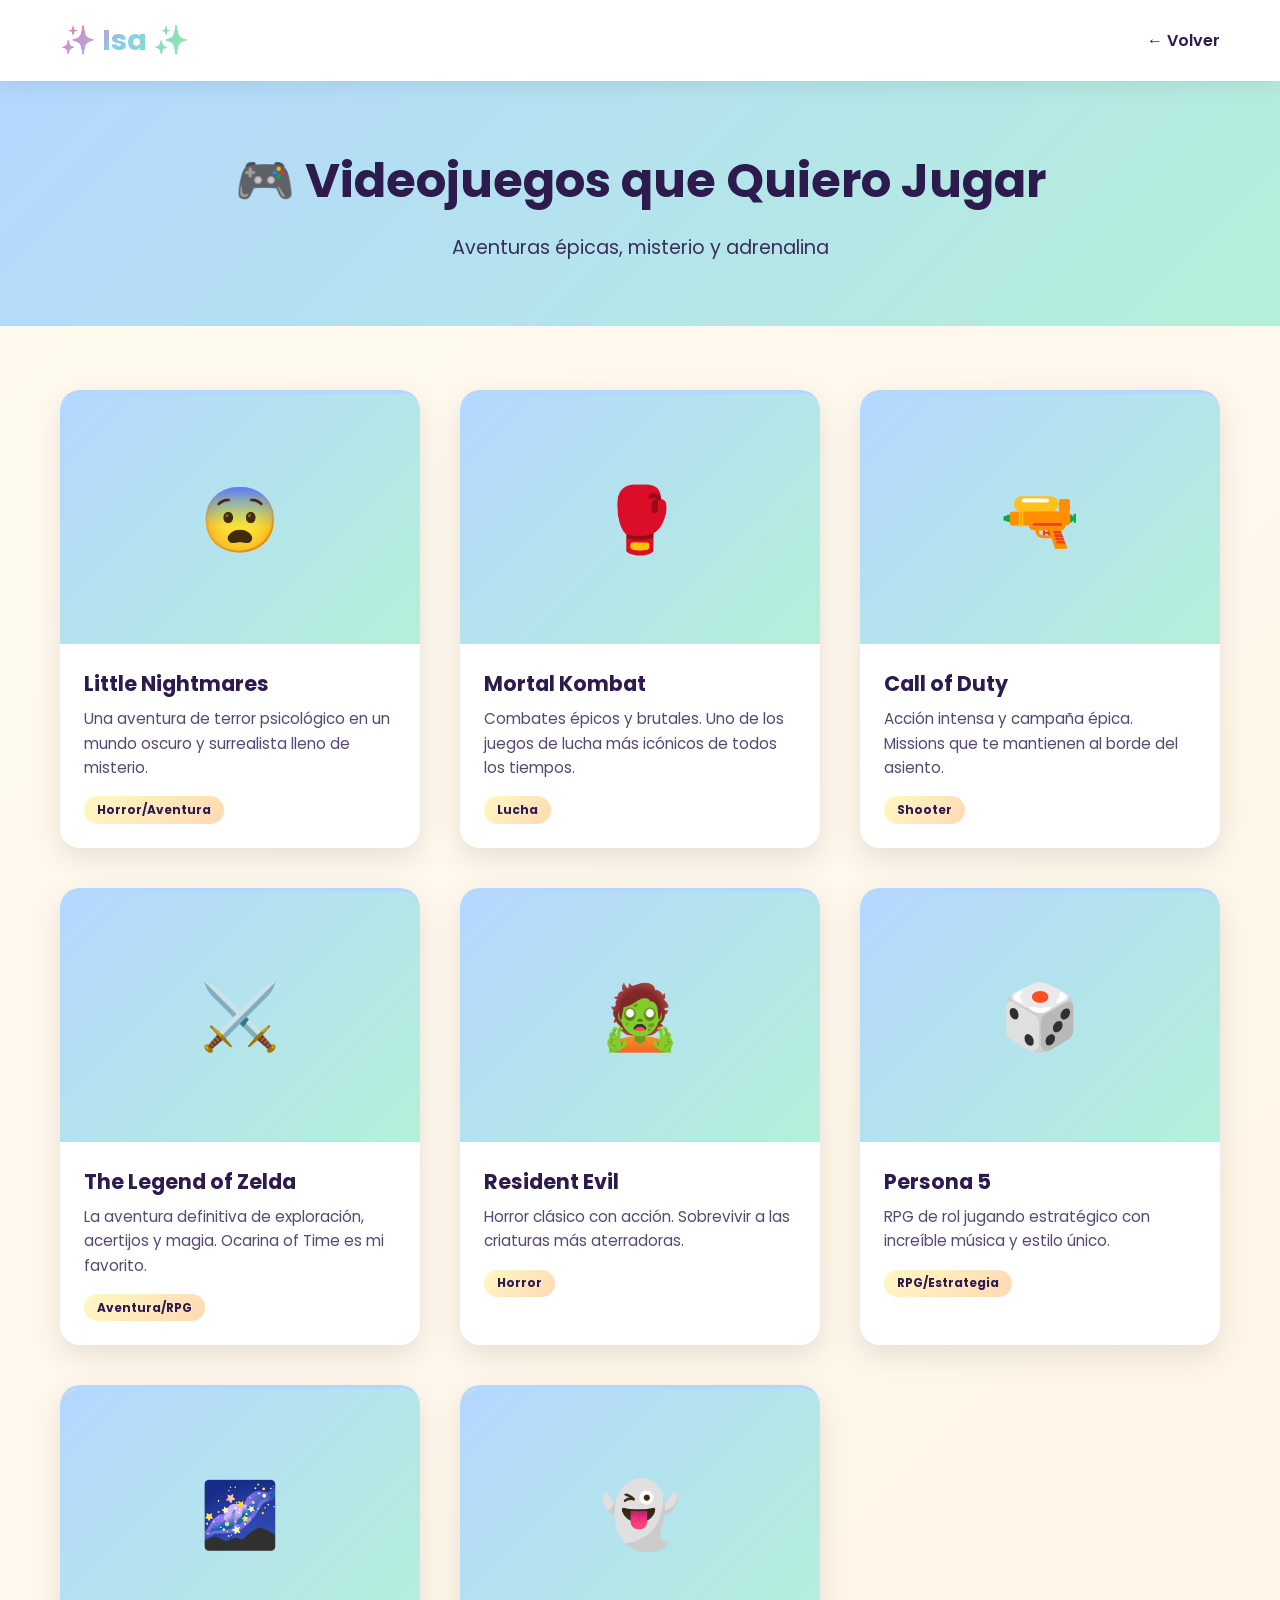
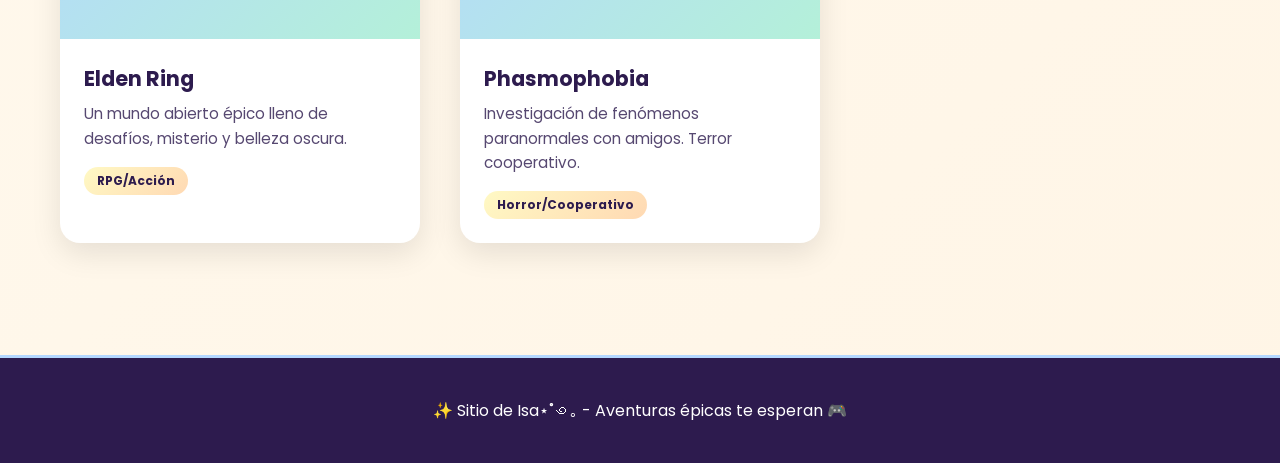
<file: videojuegos.html>
<!DOCTYPE html>
<html lang="es">
<head>
    <meta charset="UTF-8">
    <meta name="viewport" content="width=device-width, initial-scale=1.0">
    <title>Videojuegos - Isa</title>
    <style>
        @import url('https://fonts.googleapis.com/css2?family=Poppins:wght@300;400;600;700&display=swap');

        * {
            margin: 0;
            padding: 0;
            box-sizing: border-box;
        }

        :root {
            --blue: #B4D7FF;
            --mint: #B4F0D9;
            --yellow: #FFF9C4;
            --peach: #FFD9B3;
            --cream: #FFFAF0;
            --dark: #2D1B4E;
        }

        body {
            font-family: 'Poppins', sans-serif;
            color: var(--dark);
            background: linear-gradient(135deg, var(--cream) 0%, #FFF5E6 100%);
        }

        .container {
            max-width: 1200px;
            margin: 0 auto;
            padding: 0 20px;
        }

        nav {
            background: rgba(255, 255, 255, 0.95);
            backdrop-filter: blur(10px);
            padding: 1.2rem 0;
            position: sticky;
            top: 0;
            box-shadow: 0 4px 20px rgba(0, 0, 0, 0.08);
            z-index: 100;
        }

        nav .container {
            display: flex;
            justify-content: space-between;
            align-items: center;
        }

        .logo {
            font-size: 1.8rem;
            font-weight: 700;
            background: linear-gradient(135deg, #FF69B4, #87CEEB, #90EE90);
            -webkit-background-clip: text;
            -webkit-text-fill-color: transparent;
            background-clip: text;
            text-decoration: none;
        }

        nav a {
            text-decoration: none;
            color: var(--dark);
            font-weight: 600;
            transition: color 0.3s ease;
        }

        nav a:hover {
            color: #FFB6D9;
        }

        .header {
            background: linear-gradient(135deg, var(--blue) 0%, var(--mint) 100%);
            padding: 4rem 0;
            text-align: center;
            color: var(--dark);
        }

        .header h1 {
            font-size: 3rem;
            margin-bottom: 1rem;
            font-weight: 700;
        }

        .header p {
            font-size: 1.2rem;
            opacity: 0.9;
        }

        .content {
            padding: 4rem 0;
        }

        .games-grid {
            display: grid;
            grid-template-columns: repeat(auto-fit, minmax(280px, 1fr));
            gap: 2.5rem;
        }

        .game-card {
            background: white;
            border-radius: 20px;
            overflow: hidden;
            box-shadow: 0 10px 30px rgba(0, 0, 0, 0.1);
            transition: all 0.3s ease;
            border-top: 4px solid var(--blue);
        }

        .game-card:hover {
            transform: translateY(-10px);
            box-shadow: 0 20px 50px rgba(0, 0, 0, 0.15);
        }

        .game-image {
            width: 100%;
            height: 250px;
            background: linear-gradient(135deg, var(--blue), var(--mint));
            display: flex;
            align-items: center;
            justify-content: center;
            font-size: 4rem;
        }

        .game-content {
            padding: 1.5rem;
        }

        .game-content h3 {
            font-size: 1.3rem;
            margin-bottom: 0.5rem;
            color: var(--dark);
        }

        .game-content p {
            color: var(--dark);
            opacity: 0.8;
            line-height: 1.6;
            font-size: 0.95rem;
        }

        .game-genre {
            display: inline-block;
            background: linear-gradient(135deg, var(--yellow), var(--peach));
            color: var(--dark);
            padding: 0.3rem 0.8rem;
            border-radius: 15px;
            font-size: 0.75rem;
            font-weight: 700;
            margin-top: 1rem;
        }

        footer {
            background: var(--dark);
            color: white;
            text-align: center;
            padding: 2.5rem 0;
            margin-top: 3rem;
            border-top: 3px solid var(--blue);
        }

        @media (max-width: 768px) {
            .header h1 { font-size: 2rem; }
            .games-grid { grid-template-columns: 1fr; }
        }
    </style>
</head>
<body>
    <nav>
        <div class="container">
            <a href="index.html" class="logo">✨ Isa ✨</a>
            <a href="index.html">← Volver</a>
        </div>
    </nav>

    <section class="header">
        <div class="container">
            <h1>🎮 Videojuegos que Quiero Jugar</h1>
            <p>Aventuras épicas, misterio y adrenalina</p>
        </div>
    </section>

    <section class="content">
        <div class="container">
            <div class="games-grid">
                <div class="game-card"><div class="game-image">😨</div><div class="game-content"><h3>Little Nightmares</h3><p>Una aventura de terror psicológico en un mundo oscuro y surrealista lleno de misterio.</p><span class="game-genre">Horror/Aventura</span></div></div>
                <div class="game-card"><div class="game-image">🥊</div><div class="game-content"><h3>Mortal Kombat</h3><p>Combates épicos y brutales. Uno de los juegos de lucha más icónicos de todos los tiempos.</p><span class="game-genre">Lucha</span></div></div>
                <div class="game-card"><div class="game-image">🔫</div><div class="game-content"><h3>Call of Duty</h3><p>Acción intensa y campaña épica. Missions que te mantienen al borde del asiento.</p><span class="game-genre">Shooter</span></div></div>
                <div class="game-card"><div class="game-image">⚔️</div><div class="game-content"><h3>The Legend of Zelda</h3><p>La aventura definitiva de exploración, acertijos y magia. Ocarina of Time es mi favorito.</p><span class="game-genre">Aventura/RPG</span></div></div>
                <div class="game-card"><div class="game-image">🧟</div><div class="game-content"><h3>Resident Evil</h3><p>Horror clásico con acción. Sobrevivir a las criaturas más aterradoras.</p><span class="game-genre">Horror</span></div></div>
                <div class="game-card"><div class="game-image">🎲</div><div class="game-content"><h3>Persona 5</h3><p>RPG de rol jugando estratégico con increíble música y estilo único.</p><span class="game-genre">RPG/Estrategia</span></div></div>
                <div class="game-card"><div class="game-image">🌌</div><div class="game-content"><h3>Elden Ring</h3><p>Un mundo abierto épico lleno de desafíos, misterio y belleza oscura.</p><span class="game-genre">RPG/Acción</span></div></div>
                <div class="game-card"><div class="game-image">👻</div><div class="game-content"><h3>Phasmophobia</h3><p>Investigación de fenómenos paranormales con amigos. Terror cooperativo.</p><span class="game-genre">Horror/Cooperativo</span></div></div>
            </div>
        </div>
    </section>

    <footer>
        <div class="container">
            <p>✨ Sitio de Isa⋆˚꩜｡ - Aventuras épicas te esperan 🎮</p>
        </div>
    </footer>
</body>
</html>
</file>
